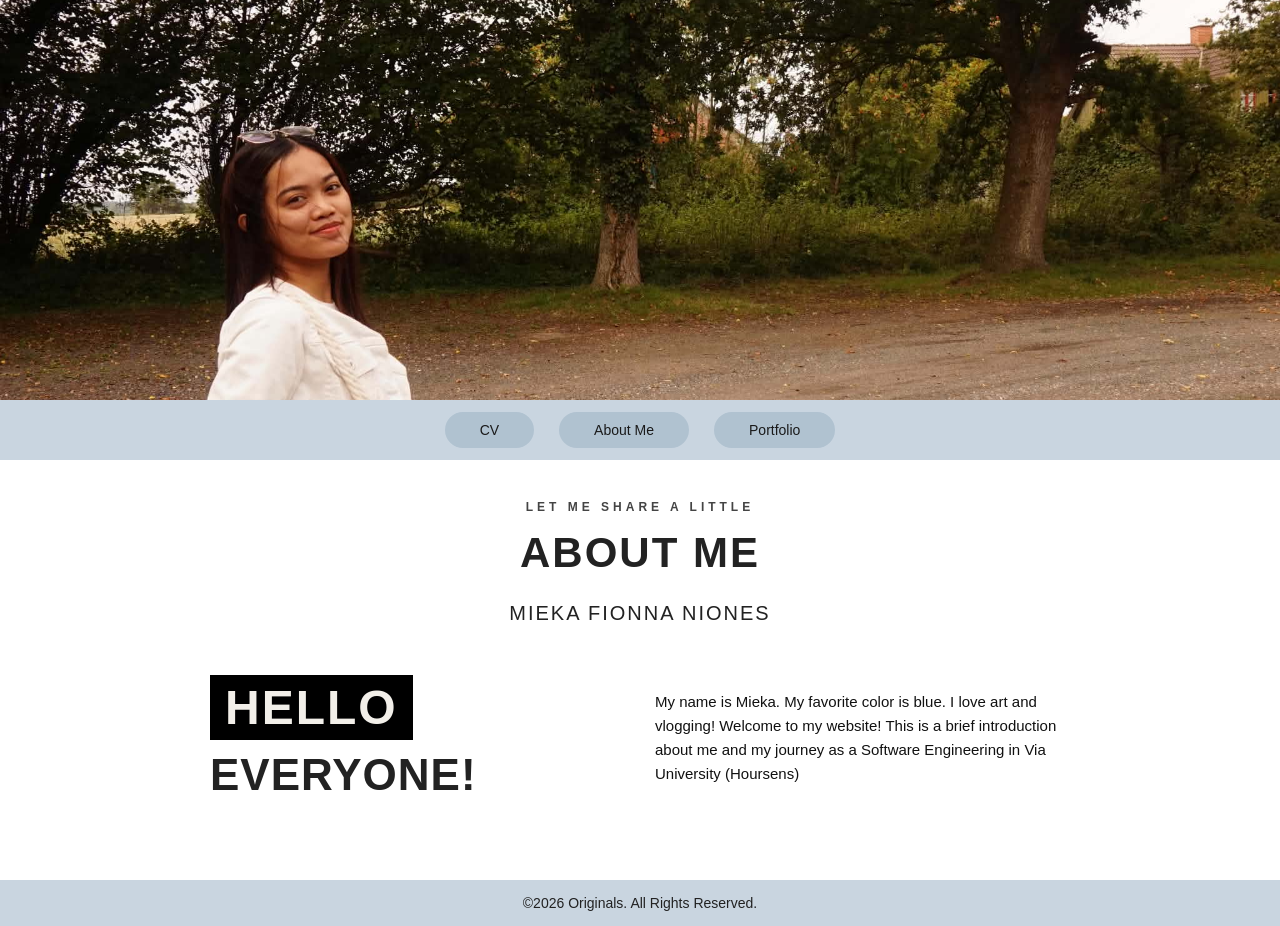
<file: WEB PROJECT/index.html>
<!DOCTYPE html>
<html lang="en">
<head>
  <meta charset="UTF-8">
  <meta name="viewport" content="width=device-width, initial-scale=1.0">
  <link rel="stylesheet" href="style.css">
  <title>Mieka's Website</title>

</head>
<body>
<div class="container">
    <img src="Mieka.jpg" alt="Mieka Fionna Niones" class="mieka-image">

    <div class="divider-bar">
    <nav class="nav-container">
        <a href="cv.html" class="nav-cv">CV</a>
        <a href="about-me.html" class="nav-abm">About Me</a>
        <a href="portfolio.html" class="nav-p">Portfolio</a>
    </nav>
    </div>

    <main class="content-section">
        <p class="top">Let me share a little</p>
        <h1 class="middle">About Me</h1>
        <h2 class="fullname">Mieka Fionna Niones</h2>
        <h1 id="hi">HELLO</h1>
        <h1 id="me">EVERYONE!</h1>
        
        <div class="info">
        <p>My name is Mieka. My favorite color is blue. I love art and vlogging! Welcome to my website! This is a brief introduction about me and my journey as a Software Engineering in Via University (Hoursens)</p>
        </div>  
    </main>

  <footer class="footer-below">
    &copy;2026 Originals. All Rights Reserved.
  </footer>
</div>  
</body>
</html>
</file>
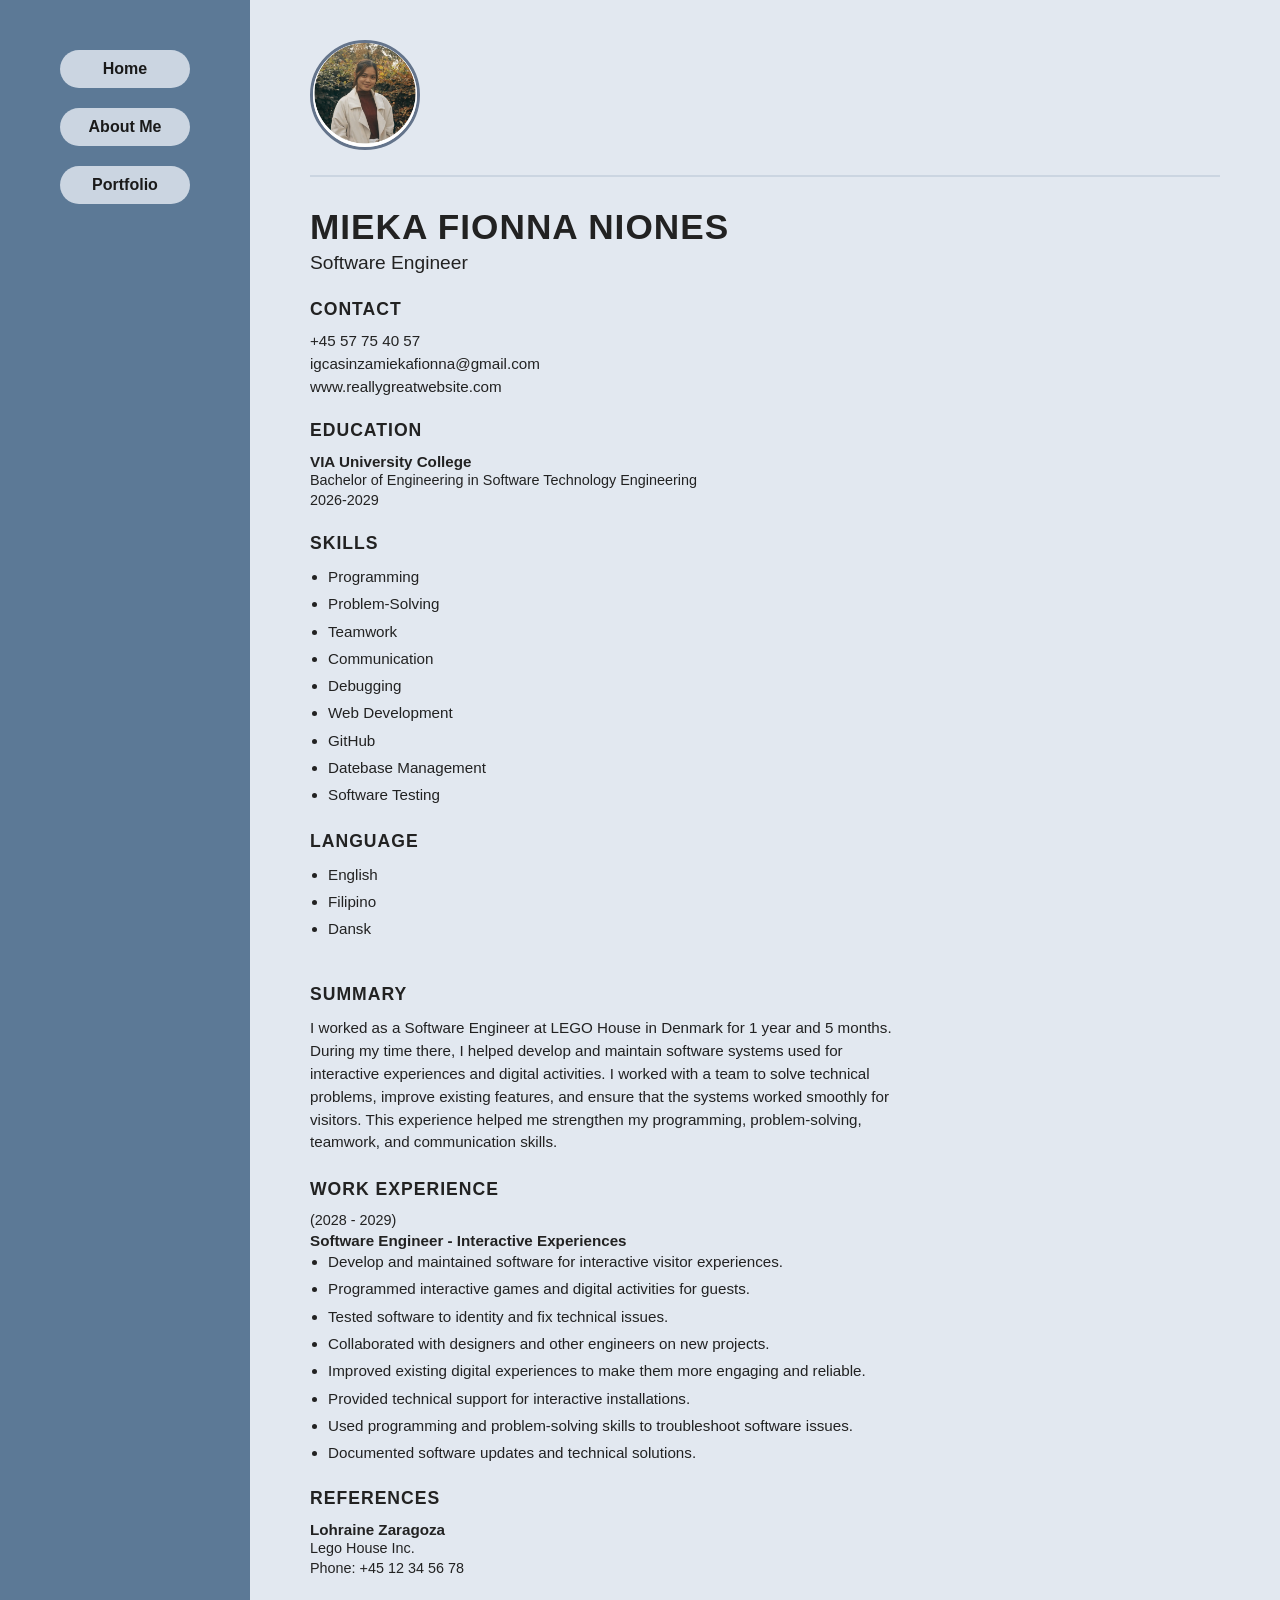
<file: WEB PROJECT/cv.html>
<!DOCTYPE html>
<html lang="en">
    <head>
        <meta charset="UTF-8" />
        <meta name="viewport" content="width=device-width, initial-scale=1" />
        <link rel="stylesheet" href="style.css">
        <title>Fact About Mieka</title>
    </head>

    <body class= "cv-body"> 
        <header>
            <div class="cv-header">
            <nav class="cv-nav">
                <a href="index.html" class="cv-nav-link">Home</a>
                <a href="about-me.html" class="cv-nav-link">About Me</a>
                <a href="portfolio.html" class="cv-nav-link">Portfolio</a>
            </nav>
        </div>    
        </header>

        <main class = "cv-main">
            <div class = "cv-top-main">
                <img src = "Miek.png" alt="Mieka Fionna Niones" class="cv-profile-img">
            </div>

            <div class = "cv-title-group">
                <h1 class="cv-title">MIEKA FIONNA NIONES</h1>
                <p class="cv-subtitle">Software Engineer</p>
            </div>

            <div class = "cv-content-wrapper">
                <div class="cv-left-mian">
                <h2 class="cv-section-title">CONTACT</h2>
                <p class="cv-text">+45 57 75 40 57</p>
                <p class="cv-text">igcasinzamiekafionna@gmail.com</p>
                <p class="cv-text">www.reallygreatwebsite.com</p>

                <h2 class="cv-section-title">EDUCATION</h2>
                <p class="cv-text-bold">VIA University College</p>
                <p class="cv-text-sub">Bachelor of Engineering in Software Technology Engineering</p>
                <p class="cv-text-sub">2026-2029</p>

                <h2 class="cv-section-title">SKILLS</h2>
                <ul class="cv-list">
                    <li>Programming</li>
                    <li>Problem-Solving</li>
                    <li>Teamwork</li>
                    <li>Communication</li>
                    <li>Debugging</li>
                    <li>Web Development</li>
                    <li>GitHub</li>
                    <li>Datebase Management</li>
                    <li>Software Testing</li>
                </ul>

                <h2 class="cv-section-title">LANGUAGE</h2>
                <ul class="cv-list">
                    <li>English</li>
                    <li>Filipino</li>
                    <li>Dansk</li>
                </ul>
                </div>
            </div>

            <div class = "cv-right-main">
                <h2 class="cv-section-title">SUMMARY</h2>
                <p class="cv-summary-text">I worked as a Software Engineer at LEGO House in Denmark for 1 year and 5 months. During my time there, I helped develop and maintain software systems used for interactive experiences and digital activities. I worked with a team to solve technical problems, improve existing features, and ensure that the systems worked smoothly for visitors. This experience helped me strengthen my programming, problem-solving, teamwork, and communication skills.</p>
                
                <h2 class="cv-section-title">WORK EXPERIENCE</h2>
                <p class="cv-text-sub">(2028 - 2029)</p>
                <p class="cv-text-bold">Software Engineer - Interactive Experiences</p>
                <ul class="cv-list">
                    <li>Develop and maintained software for interactive visitor experiences.</li>
                    <li>Programmed interactive games and digital activities for guests.</li>
                    <li>Tested software to identity and fix technical issues.</li>
                    <li>Collaborated with designers and other engineers on new projects.</li>
                    <li>Improved existing digital experiences to make them more engaging and reliable.</li>
                    <li>Provided technical support for interactive installations.</li>
                    <li>Used programming and problem-solving skills to troubleshoot software issues.</li>
                    <li>Documented software updates and technical solutions.</li>
                </ul>

                <h2 class="cv-section-title">REFERENCES</h2>
                <div class="cv-references">
                        <div class="cv-ref-item">
                            <p class="cv-text-bold">Lohraine Zaragoza</p>
                            <p class="cv-text-sub">Lego House Inc.</p>
                            <p class="cv-text-sub">Phone: +45 12 34 56 78</p>
                        </div>
                </div>            
            </div>
        </main>
    </body>
</html>
</file>
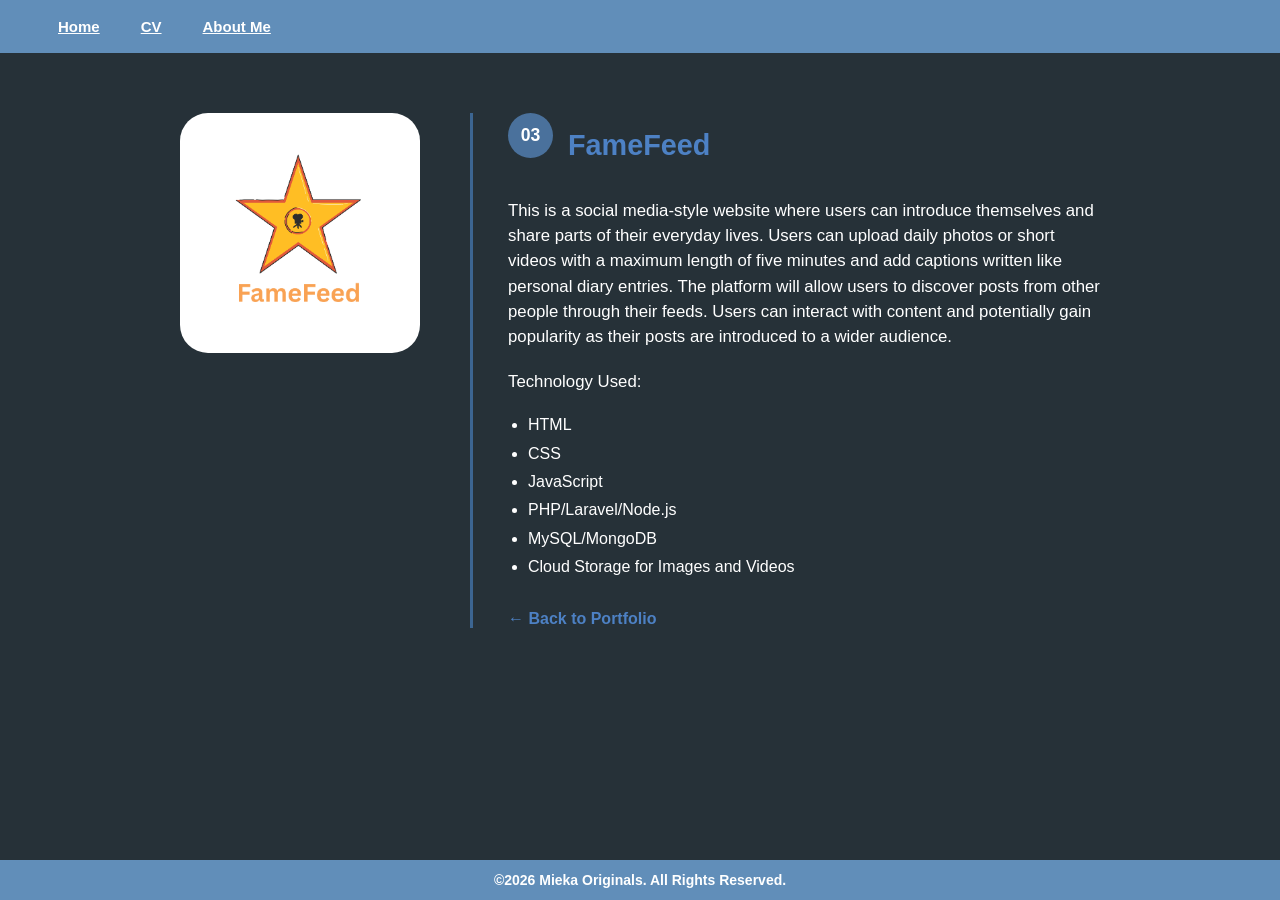
<file: WEB PROJECT/famefeed.html>
<!DOCTYPE html>
<html lang = "en">
    <head>
        <meta charset="UTF-8" />
        <meta name="viewport" content="width=device-width, initial-scale=1" />
        <link rel="stylesheet" href="style.css">
        <title>Mieka's Website</title>
    </head>

    <body>
    <div class = "portfolio">  

        <header class = "fact-page-header">
        <nav>
            <div class = "nav-links">
                 <a href="index.html">Home</a>
                 <a href = "cv.html">CV</a>
                 <a href = "about-me.html">About Me</a>
            </div>
        </nav>
        </header>

        <main class="project-main">
            <img src="fame-feed.png" alt="FameFeed Logo">

            <div class="project-details">
                <div class="header-container">
                    <p class="pro">03</p>
                    <h2>FameFeed</h2>
                </div>
                
                <p>This is a social media-style website where users can introduce themselves and share parts of their everyday lives. Users can upload daily photos or short videos with a maximum length of five minutes and add captions written like personal diary entries. The platform will allow users to discover posts from other people through their feeds. Users can interact with content and potentially gain popularity as their posts are introduced to a wider audience.</p>
                <p class="tech-title">Technology Used:</p>

            <ul>
                <li>HTML</li>
                <li>CSS</li>
                <li>JavaScript</li>
                <li>PHP/Laravel/Node.js</li>
                <li>MySQL/MongoDB</li>
                <li>Cloud Storage for Images and Videos</li>
            </ul>

            <a href="portfolio.html" class="back-link">&larr; Back to Portfolio</a>
        </main>

        <footer class = "fact-page-footer">
            &copy;2026 Mieka Originals. All Rights Reserved.
        </footer>

    </div>
    </body>
</html>
</file>
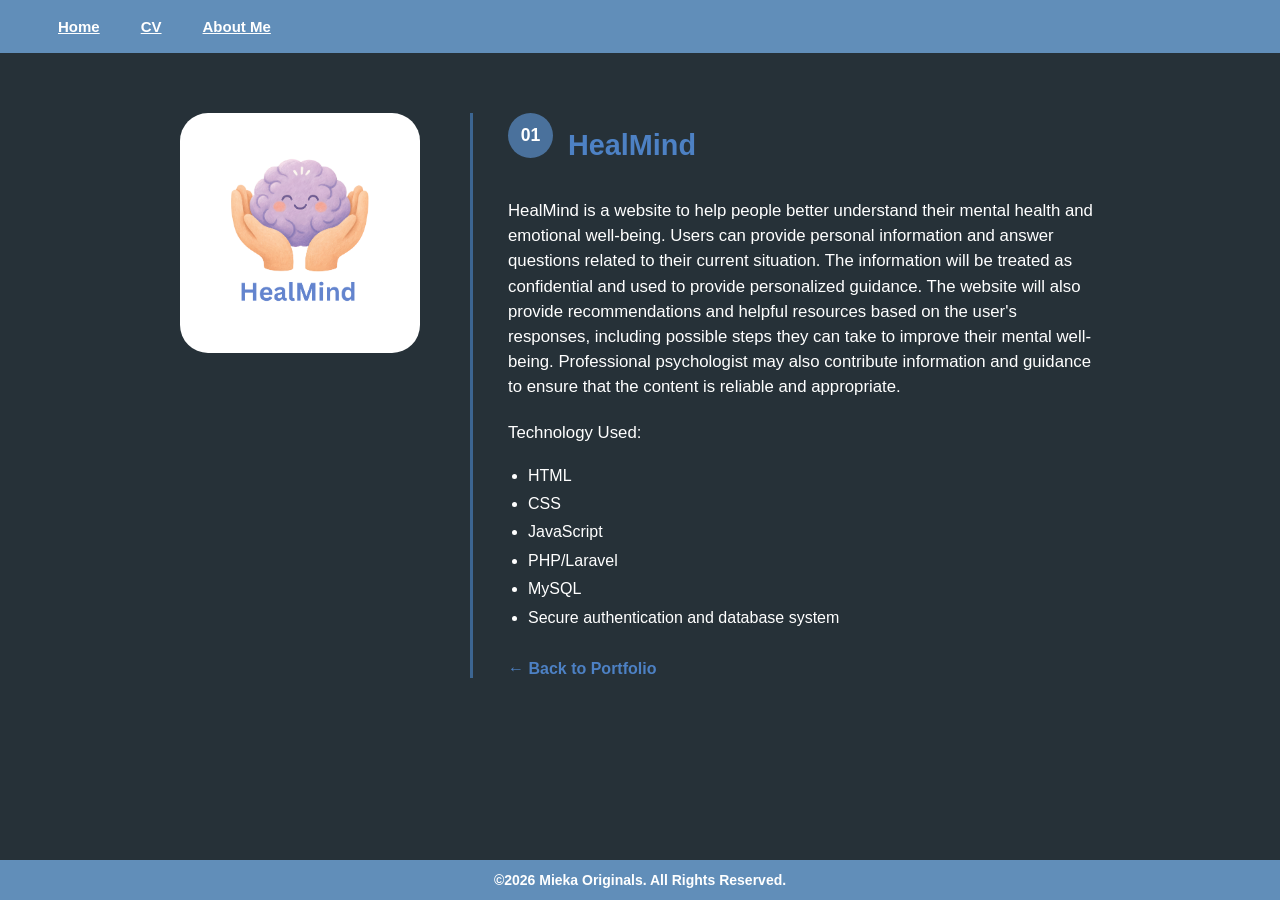
<file: WEB PROJECT/healmind.html>
<!DOCTYPE html>
<html lang = "en">
    <head>
        <meta charset="UTF-8" />
        <meta name="viewport" content="width=device-width, initial-scale=1" />
        <link rel="stylesheet" href="style.css">
        <title>Mieka's Website</title>
    </head>

    <body>
    <div class = "portfolio">  

        <header class = "fact-page-header">
        <nav>
            <div class = "nav-links">
                 <a href="index.html">Home</a>
                 <a href = "cv.html">CV</a>
                 <a href = "about-me.html">About Me</a>
            </div>
        </nav>
        </header>

        <main class="project-main">
            <img src="heal-mind.png" alt="HealMind Logo">

            <div class="project-details">
                <div class="header-container">
                    <p class="pro">01</p>
                    <h2>HealMind</h2>
                </div>
                
                <p>HealMind is a website to help people better understand their mental health and emotional well-being. Users can provide personal information and answer questions related to their current situation. The information will be treated as confidential and used to provide personalized guidance. The website will also provide recommendations and helpful resources based on the user's responses, including possible steps they can take to improve their mental well-being. Professional psychologist may also contribute information and guidance to ensure that the content is reliable and appropriate.</p>
            
                <p class="tech-title">Technology Used:</p>

            <ul>
                <li>HTML</li>
                <li>CSS</li>
                <li>JavaScript</li>
                <li>PHP/Laravel</li>
                <li>MySQL</li>
                <li>Secure authentication and database system</li>
            </ul>

            <a href="portfolio.html" class="back-link">&larr; Back to Portfolio</a>
            </div>
            
        </main>

        <footer class = "fact-page-footer">
            &copy;2026 Mieka Originals. All Rights Reserved.
        </footer>

    </div>
    </body>
</html>
</file>
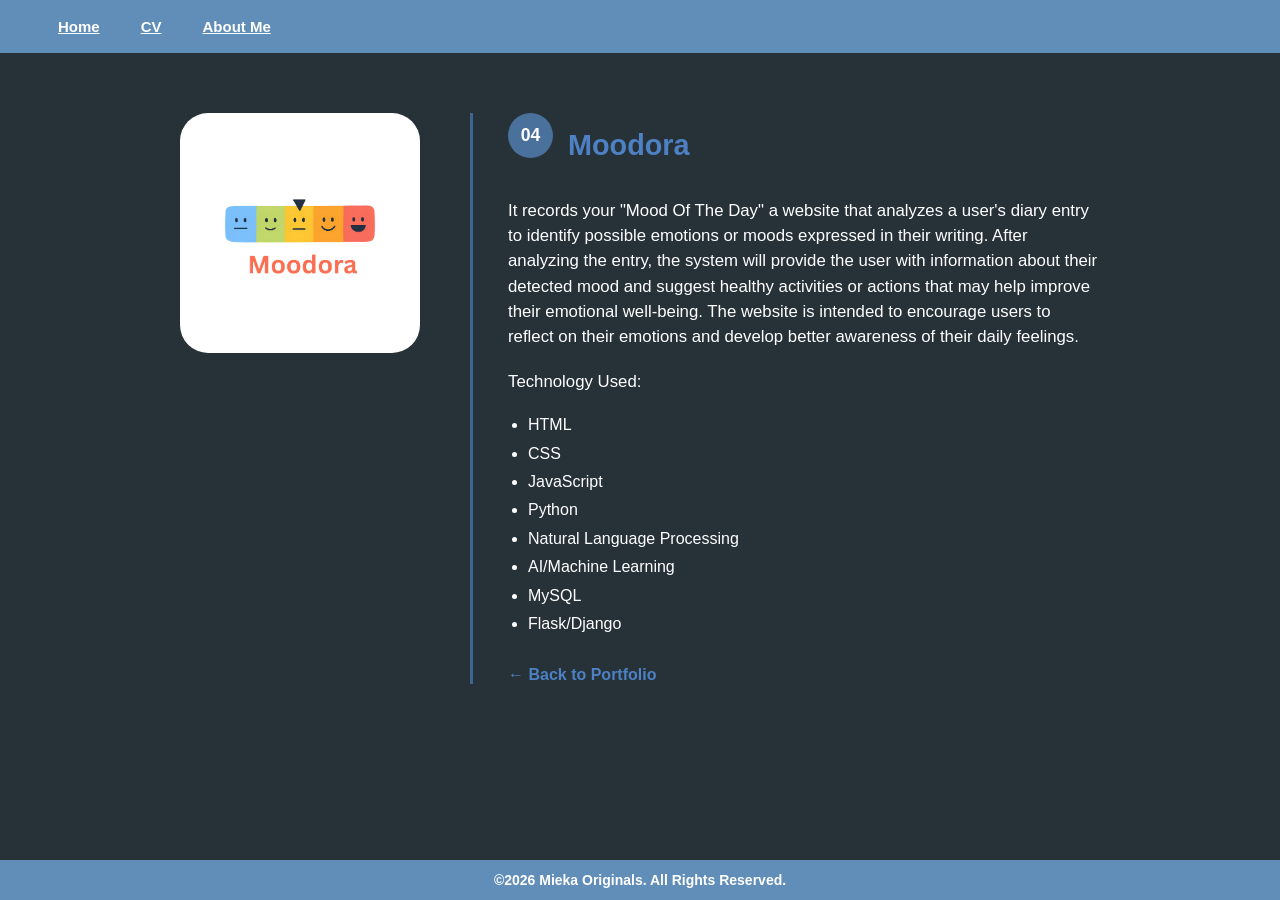
<file: WEB PROJECT/moodora.html>
<!DOCTYPE html>
<html lang = "en">
    <head>
        <meta charset="UTF-8" />
        <meta name="viewport" content="width=device-width, initial-scale=1" />
        <link rel="stylesheet" href="style.css">
        <title>Mieka's Website</title>
    </head>

    <body>
    <div class = "portfolio">  

        <header class = "fact-page-header">
        <nav>
            <div class = "nav-links">
                 <a href="index.html">Home</a>
                 <a href = "cv.html">CV</a>
                 <a href = "about-me.html">About Me</a>
            </div>
        </nav>
        </header>

        <main class="project-main">
            <img src="moodora.png" alt="Moodora Logo">

            <div class="project-details">
                <div class="header-container">
                    <p class="pro">04</p>
                    <h2>Moodora</h2>
                </div>
                
                <p>It records your "Mood Of The Day" a website that analyzes a user's diary entry to identify possible emotions or moods expressed in their writing. After analyzing the entry, the system will provide the user with information about their detected mood and suggest healthy activities or actions that may help improve their emotional well-being. The website is intended to encourage users to reflect on their emotions and develop better awareness of their daily feelings.</p>
                <p class="tech-title">Technology Used:</p>

            <ul>
                <li>HTML</li>
                <li>CSS</li>
                <li>JavaScript</li>
                <li>Python</li>
                <li>Natural Language Processing</li>
                <li>AI/Machine Learning</li>
                <li>MySQL</li>
                <li>Flask/Django</li>
            </ul>

            <a href="portfolio.html" class="back-link">&larr; Back to Portfolio</a>
        </main>

        <footer class = "fact-page-footer">
            &copy;2026 Mieka Originals. All Rights Reserved.
        </footer>

    </div>
    </body>
</html>
</file>
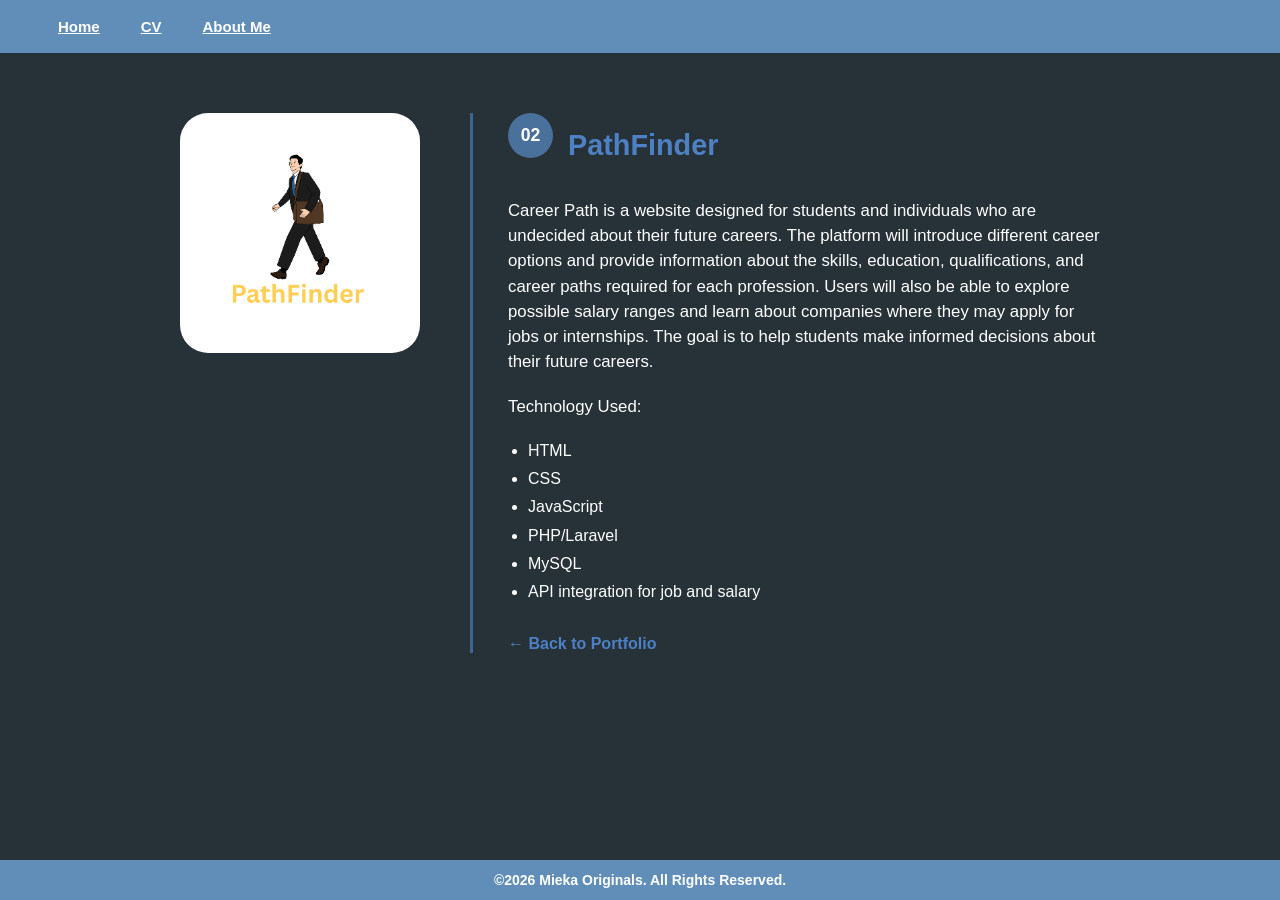
<file: WEB PROJECT/pathfinder.html>
<!DOCTYPE html>
<html lang = "en">
    <head>
        <meta charset="UTF-8" />
        <meta name="viewport" content="width=device-width, initial-scale=1" />
        <link rel="stylesheet" href="style.css">
        <title>Mieka's Website</title>
    </head>

    <body>
    <div class = "portfolio">  

        <header class = "fact-page-header">
        <nav>
            <div class = "nav-links">
                 <a href="index.html">Home</a>
                 <a href = "cv.html">CV</a>
                 <a href = "about-me.html">About Me</a>
            </div>
        </nav>
        </header>

        <main class="project-main">
            <img src="path-finder.png" alt="PathFinder Logo">

            <div class="project-details">
                <div class="header-container">
                    <p class="pro">02</p>
                    <h2>PathFinder</h2>
                </div>
                
                <p>Career Path is a website designed for students and individuals who are undecided about their future careers. The platform will introduce different career options and provide information about the skills, education, qualifications, and career paths required for each profession. Users will also be able to explore possible salary ranges and learn about companies where they may apply for jobs or internships. The goal is to help students make informed decisions about their future careers.</p>
            
                <p class="tech-title">Technology Used:</p>

            <ul>
                <li>HTML</li>
                <li>CSS</li>
                <li>JavaScript</li>
                <li>PHP/Laravel</li>
                <li>MySQL</li>
                <li>API integration for job and salary</li>
            </ul>

            <a href="portfolio.html" class="back-link">&larr; Back to Portfolio</a>
        </main>

        <footer class = "fact-page-footer">
            &copy;2026 Mieka Originals. All Rights Reserved.
        </footer>

    </div>
    </body>
</html>
</file>
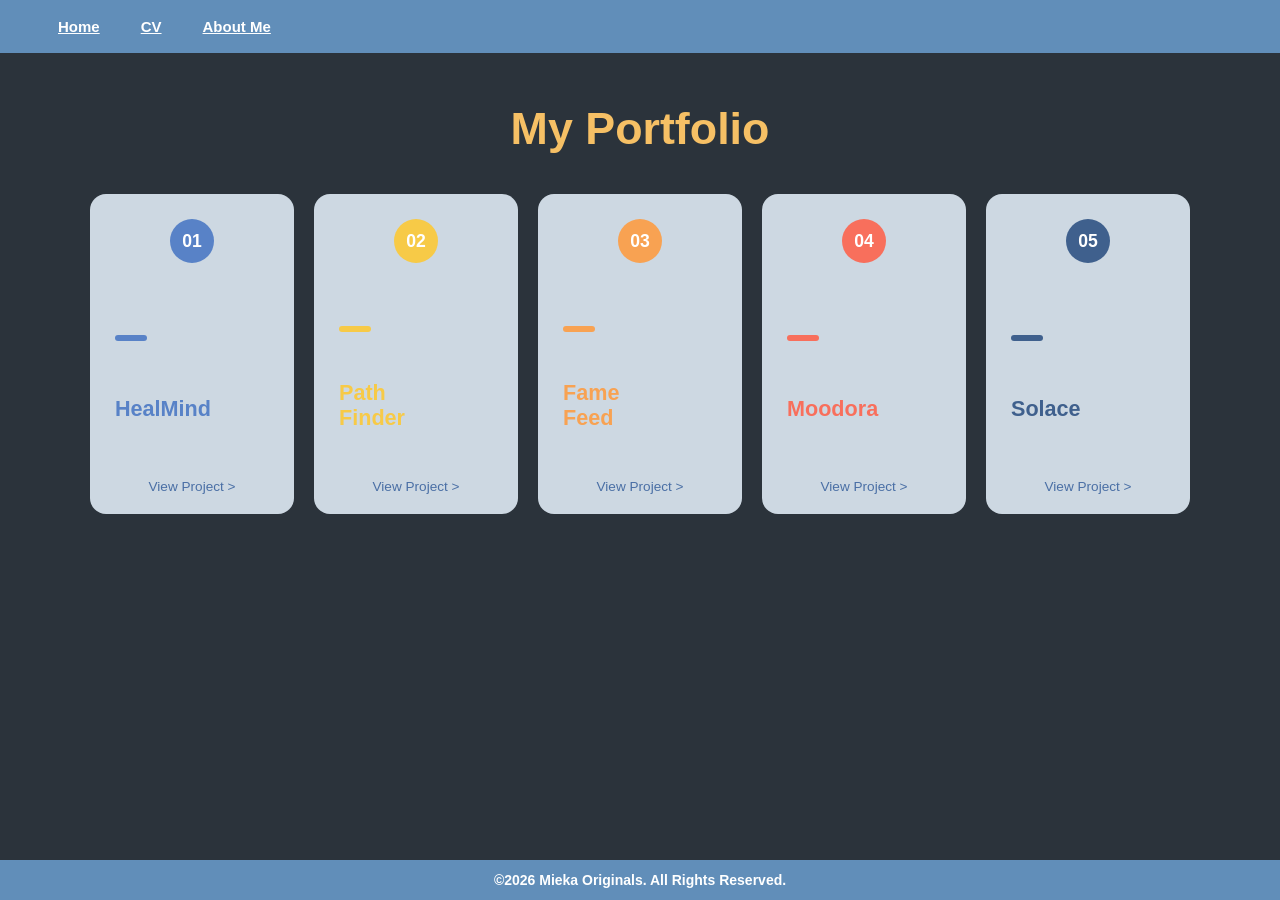
<file: WEB PROJECT/portfolio.html>
<!DOCTYPE html>
<html lang = "en">
    <head>
        <meta charset="UTF-8" />
        <meta name="viewport" content="width=device-width, initial-scale=1" />
        <link rel="stylesheet" href="style.css">
        <title>Mieka's Website</title>
    </head>

    <body>
    <div class = "port-body">  

        <header class = "fact-page-header">
        <nav>
            <div class = "nav-links">
            <a href="index.html">Home</a>
            <a href = "cv.html">CV</a>
            <a href = "about-me.html">About Me</a>
            </div>
        </nav>
        </header>

        <main class = "port-main">
            <h1 id = "port-h1">My Portfolio</h1>

            <div class = "portfolio-container">
                <div class = "project-card card-1">
                <p class = "port-number">01</p>
                <span class = "card-line"></span>
                <p class = "port-p">HealMind</p>
                <a href = "healmind.html">View Project &gt;</a>
            </div>    

            <div class = "project-card card-2">
                <p class = "port-number">02</p>
                <span class = "card-line"></span>
                <p class = "port-p">Path<br>Finder</p>
                <a href = "pathfinder.html">View Project &gt;</a>
            </div>

            <div class = "project-card card-3">
                <p class = "port-number">03</p>
                <span class = "card-line"></span>
                <p class = "port-p">Fame<br>Feed</p>
                <a href = "famefeed.html">View Project &gt;</a>
            </div>    

            <div class = "project-card card-4">
                <p class="port-number">04</p>
                <span class="card-line"></span>
                <p class="port-p">Moodora</p>
                <a href = "moodora.html">View Project &gt;</a>
            </div>

            <div class = "project-card card-5">
                <p class="port-number">05</p>
                <span class="card-line"></span>
                <p class="port-p">Solace</p>
                <a href = "solace.html">View Project &gt;</a>
            </div>
        </main>

        <footer class = "fact-page-footer">
            &copy;2026 Mieka Originals. All Rights Reserved.
        </footer>

    </div>      
    </body>
</html>
</file>
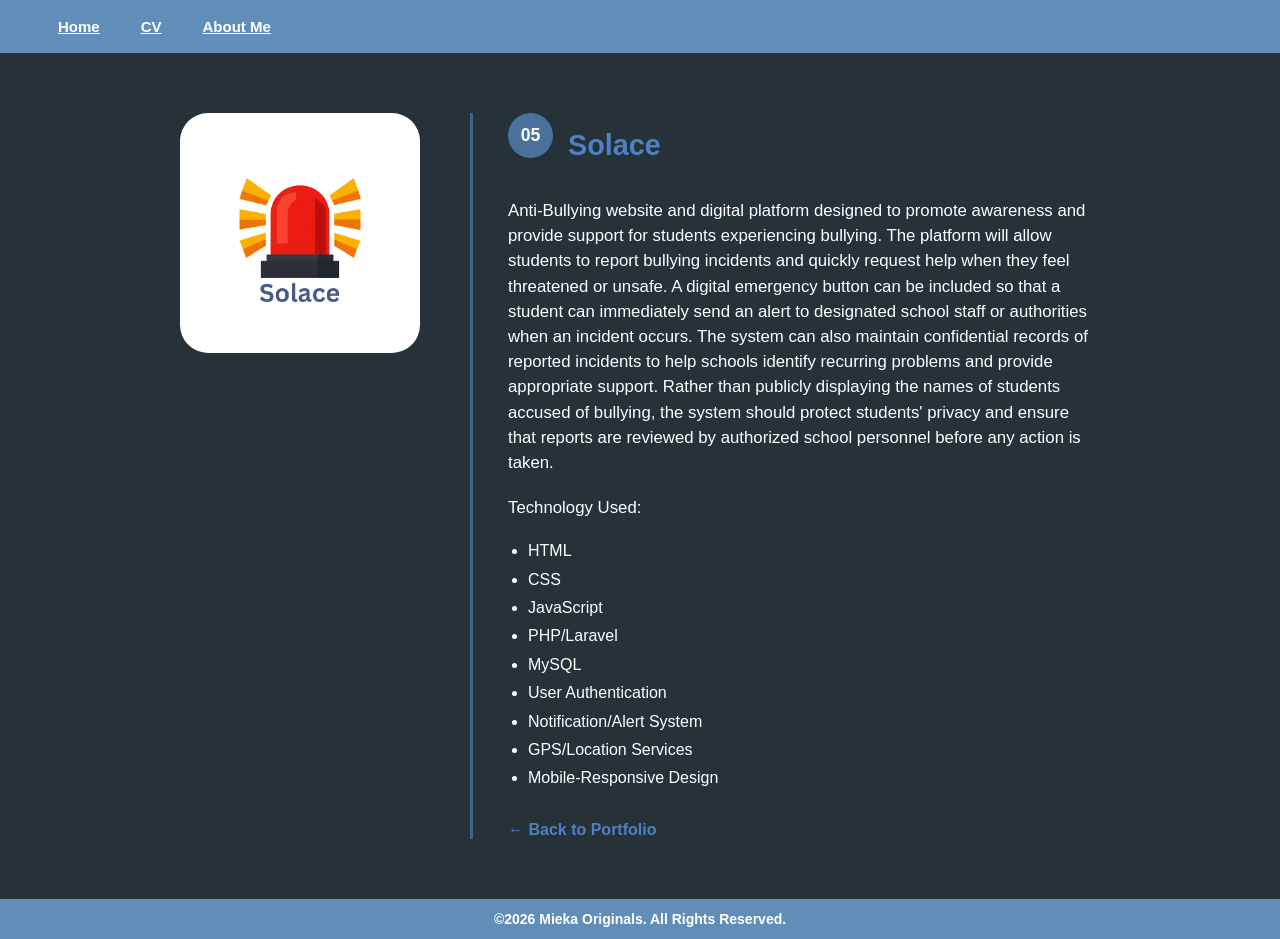
<file: WEB PROJECT/solace.html>
<!DOCTYPE html>
<html lang = "en">
    <head>
        <meta charset="UTF-8" />
        <meta name="viewport" content="width=device-width, initial-scale=1" />
        <link rel="stylesheet" href="style.css">
        <title>Mieka's Website</title>
    </head>

    <body>
    <div class = "portfolio">  

        <header class = "fact-page-header">
        <nav>
            <div class = "nav-links">
                 <a href="index.html">Home</a>
                 <a href = "cv.html">CV</a>
                 <a href = "about-me.html">About Me</a>
            </div>
        </nav>
        </header>

        <main class="project-main">
            <img src="solace.png" alt="Solace Logo">

            <div class="project-details">
                <div class="header-container">
                    <p class="pro">05</p>
                    <h2>Solace</h2>
                </div>
                
                <p>Anti-Bullying website and digital platform designed to promote awareness and provide support for students experiencing bullying. The platform will allow students to report bullying incidents and quickly request help when they feel threatened or unsafe. A digital emergency button can be included so that a student can immediately send an alert to designated school staff or authorities when an incident occurs. The system can also maintain confidential records of reported incidents to help schools identify recurring problems and provide appropriate support. Rather than publicly displaying the names of students accused of bullying, the system should protect students' privacy and ensure that reports are reviewed by authorized school personnel before any action is taken.</p>
                <p class="tech-title">Technology Used:</p>

            <ul>
                <li>HTML</li>
                <li>CSS</li>
                <li>JavaScript</li>
                <li>PHP/Laravel</li>
                <li>MySQL</li>
                <li>User Authentication</li>
                <li>Notification/Alert System</li>
                <li>GPS/Location Services</li>
                <li>Mobile-Responsive Design</li>
            </ul>

            <a href="portfolio.html" class="back-link">&larr; Back to Portfolio</a>
        </main>

        <footer class = "fact-page-footer">
            &copy;2026 Mieka Originals. All Rights Reserved.
        </footer>

    </div>
    </body>
</html>
</file>
<file: WEB PROJECT/style.css>
* {
  box-sizing: border-box;
  margin: 0;
  padding: 0;
}

body {
  font-family: 'Arial', sans-serif;
  color: #222222;
  background-color: #ffffff;
  overflow-x: hidden;
}

.container {
  width: 100%;
}

.mieka-image {
  width: 100%;
  max-height: 400px;
  object-fit: cover;
  display: block;
}

.divider-bar {
  background-color: #c9d5e0;
  padding: 12px 0;
  width: 100%;
}

.nav-container {
  display: flex;
  justify-content: center;
  gap: 25px;
  flex-wrap: wrap;
}

.nav-container a {
  text-decoration: none;
  color: #1a1a1a;
  background-color: #b0c2d0;
  padding: 10px 35px;
  border-radius: 20px;
  font-size: 14px;
  font-weight: 500;
  transition: background-color 0.2s;
}

.nav-container a:hover {
  background-color: rgb(44, 44, 137);
  color: white;
}

.content-section {
  max-width: 900px;
  margin: 0 auto;
  padding: 40px 20px;
  display: grid;
  grid-template-columns: 1fr 1fr;
  grid-template-areas:
    "top top"
    "middle middle"
    "fullname fullname"
    "hello info"
    "everyone info";
  align-items: center;
  gap: 10px 30px;
}

.top {
  grid-area: top;
  text-align: center;
  text-transform: uppercase;
  letter-spacing: 4px;
  font-size: 12px;
  font-weight: bold;
  color: #444444;
  margin-bottom: 5px;
}

.middle {
  grid-area: middle;
  text-align: center;
  font-size: 42px;
  font-weight: 900;
  letter-spacing: 2px;
  margin-bottom: 15px;
  text-transform: uppercase;
}

.fullname {
  grid-area: fullname;
  text-align: center;
  font-size: 20px;
  font-weight: normal;
  letter-spacing: 2px;
  margin-bottom: 40px;
  text-transform: uppercase;
}

#hi {
  grid-area: hello;
  background-color: #000000;
  color: #f2efe9;
  font-size: 48px;
  font-weight: 900;
  padding: 5px 15px;
  display: inline-block;
  letter-spacing: 2px;
  width: fit-content;
}

#me {
  grid-area: everyone;
  font-size: 44px;
  font-weight: 900;
  letter-spacing: 1px;
}

.info {
  grid-area: info;
  font-size: 15px;
  line-height: 1.6;
  color: #111111;
}

.footer-below {
  background-color: #c9d5e0;
  padding: 15px 0;
  font-size: 14px;
  color: #222222;
  margin-top: 40px;
  width: 100%;
  text-align: center;
}

/* about me */
.fact-page-header {
  background-color: #618eb9;
  padding: 10px 50px;
}

.fact-page-header nav {
  display: flex;
  align-items: center;
  justify-content: space-between;
}

.nav-links {
  display: flex;
  gap: 25px;
}

.fact-page-header nav a {
  color: white;
  text-decoration: underline;
  font-size: 15px;
  font-weight: bold;
  padding: 8px;
}

.fact-page-header nav a:hover {
  background-color: #063867;
}

.about-mieks {
  display: flex;
  width: 100%;
  background-image: url(my.png);
  background-size: cover;
  background-position: center;
}

.left {
  background-color: rgba(150, 166, 232, 0.5);
  width: 40%;
  padding: 30px;
  text-align: center;
  display: flex;
  flex-direction: column;
  align-items: center;
}

.left h2 {
  font-size: 20px;
  margin-bottom: 15px;
  letter-spacing: 1px;
}

.left p {
  font-size: 16px;
  line-height: 1.6;
  margin-bottom: 6px;
  width: 100%;
  text-align: left;
}

.right {
  width: 60%;
  padding: 40px 60px;
  text-align: center;
}

#fun {
  background-color: black;
  color: white;
  display: inline-block;
  padding: 4px 12px;
  font-size: 32px;
  letter-spacing: 2px;
  margin-bottom: 5px;
}

.right h1:not(#fun) {
  font-size: 32px;
  letter-spacing: 2px;
  margin-bottom: 20px;
}

.right table {
  margin: 0 auto 30px auto;
  border-collapse: collapse;
  text-align: left;
}

.right table tr th {
  font-weight: normal;
  font-size: 16px;
  padding: 4px 0;
  display: block;
}

.right table tr th::before {
  content: "• ";
  font-weight: bold;
  margin-right: 5px;
}

.right h2 {
  font-size: 16px;
  font-weight: bold;
  margin-top: 25px;
  margin-bottom: 10px;
}

.right p {
  font-size: 14px;
  line-height: 1.5;
  max-width: 600px;
  margin: 0 auto 15px auto;
}

.fact-page-footer {
  background-color: #618eb9;
  color: white;
  text-align: center;
  padding: 12px;
  font-size: 14px;
  font-weight: bold;
}

/* cv part */
.cv-body {
  display: flex;
  flex-direction: column;
  min-height: 100vh;
  margin: 0;
  padding: 0;
  font-family: Arial, Helvetica, sans-serif;
  background-color: #5c7996;
}

.cv-header {
  position: absolute;
  top: 50px;
  left: 0;
  width: 250px;
  z-index: 10;
}

.cv-nav {
  display: flex;
  flex-direction: column;
  align-items: center;
  gap: 20px;
}

.cv-nav-link {
  display: block;
  width: 130px;
  padding: 10px 0;
  text-align: center;
  text-decoration: none;
  color: #1a1a1a;
  background-color: #cbd5e1;
  border-radius: 25px;
  font-size: 1rem;
  font-weight: bold;
}

.cv-nav-link nav a {
  text-decoration: underline;
  font-size: 15px;
  font-weight: bold;
  padding: 8px;
}

.cv-nav a:hover{
    background-color: rgb(44, 44, 137);
    color: white;
}    

.cv-main {
  flex: 1;
  margin-left: 250px;
  background-color: #e2e8f0;
  padding: 40px 60px;
  display: flex;
  flex-direction: column;
}

.cv-top-main {
  display: flex;
  align-items: center;
  gap: 30px;
  padding-bottom: 25px;
  border-bottom: 2px solid #cbd5e1;
  margin-bottom: 30px;
}

.cv-profile-img {
  width: 110px;
  height: 110px;
  border-radius: 50%;
  object-fit: cover;
  border: 3px solid #64748b;
}

.cv-title-group {
  display: flex;
  flex-direction: column;
}

.cv-title {
  font-size: 2.2rem;
  font-weight: 800;
  letter-spacing: 1px;
  margin: 0;
}

.cv-subtitle {
  font-size: 1.2rem;
  margin-top: 5px;
}

.cv-content-wrapper {
  display: flex;
  gap: 60px;
  flex: 1;
}

.cv-left-main {
  width: 35%;
}

.cv-right-main {
  width: 65%;
}

.cv-section-title {
  font-size: 1.1rem;
  font-weight: 800;
  letter-spacing: 1px;
  margin-top: 25px;
  margin-bottom: 12px;
}

.cv-text {
  font-size: 0.95rem;
  margin-bottom: 6px;
}

.cv-text-bold {
  font-size: 0.95rem;
  font-weight: bold;
  margin-bottom: 2px;
}

.cv-text-sub {
  font-size: 0.9rem;
  margin-bottom: 4px;
}

.cv-summary-text {
  font-size: 0.95rem;
  line-height: 1.5;
  margin-bottom: 20px;
}

.cv-list {
  margin: 0;
  padding-left: 18px;
  margin-bottom: 20px;
}

.cv-list li {
  font-size: 0.95rem;
  margin-bottom: 6px;
  line-height: 1.4;
}

/* portfolio part */

.port-body {
  margin: 0;
  padding: 0;
  font-family: 'Segoe UI', Tahoma, Geneva, Verdana, sans-serif;
  background-color: #2b333b;
  color: #ffffff;
  min-height: 100vh;
  display: flex;
  flex-direction: column;
}

.port-main {
  flex: 1;
  display: flex;
  flex-direction: column;
  align-items: center;
  padding: 40px 20px;
}

#port-h1 {
  color: #f6c065;
  font-size: 2.8rem;
  font-weight: bold;
  margin-bottom: 40px;
  margin-top: 10px;
}

.portfolio-container {
  display: grid;
  grid-template-columns: repeat(auto-fit, minmax(170px, 1fr));
  justify-content: center;
  gap: 20px;
  width: 100%;
  max-width: 1100px;
}

.project-card {
  background-color: #cdd8e2;
  border-radius: 16px;
  height: 320px;
  padding: 25px 15px 20px 15px;
  box-sizing: border-box;
  display: flex;
  flex-direction: column;
  align-items: center;
  justify-content: space-between;
}

.port-number {
  margin: 0;
  width: 44px;
  height: 44px;
  border-radius: 50%;
  display: flex;
  align-items: center;
  justify-content: center;
  color: #ffffff;
  font-weight: bold;
  font-size: 1.1rem;
}

.card-line {
  width: 32px;
  height: 6px;
  border-radius: 3px;
  margin-top: 15px;
  align-self: flex-start;
  margin-left: 10px;
}

.port-p {
  font-size: 1.35rem;
  font-weight: 800;
  margin: 0;
  align-self: flex-start;
  margin-left: 10px;
  line-height: 1.15;
}

.project-card a {
  color: #4a6fa5;
  text-decoration: none;
  font-size: 0.85rem;
  font-weight: 500;
}

.project-card a:hover {
  text-decoration: underline;
}

.card-1 .port-number, .card-1 .card-line { 
    background-color: #5882c7; 
}

.card-1 .port-p { 
    color: #5882c7; 
}

.card-2 .port-number, .card-2 .card-line { 
    background-color: #f7ca47; 
}

.card-2 .port-p { 
    color: #f7ca47; 
}

.card-3 .port-number, .card-3 .card-line { 
    background-color: #f8a252; 
}

.card-3 .port-p { 
    color: #f8a252; 
}

.card-4 .port-number, .card-4 .card-line { 
    background-color: #f86f5c; 
}

.card-4 .port-p { 
    color: #f86f5c; 
}

.card-5 .port-number, .card-5 .card-line { 
    background-color: #3f608d; 
}

.card-5 .port-p { 
    color: #3f608d; 
}

.portfolio {
  background-color: #263138;
  color: #ffffff;
  font-family: Arial, sans-serif;
  margin: 0;
  padding: 0;
  min-height: 100vh;
  display: flex;
  flex-direction: column;
}

.project-main {
  display: flex;
  flex-direction: row;
  justify-content: center;
  align-items: flex-start;
  padding: 60px 40px;
  gap: 50px;
  max-width: 1000px;
  margin: 0 auto;
  flex: 1;
}

.project-main img {
  width: 240px;
  height: 240px;
  object-fit: contain;
  background-color: #ffffff;
  border-radius: 28px;
  padding: 20px;
  flex-shrink: 0;
}

.project-details {
  border-left: 3px solid #3c6591;
  padding-left: 35px;
  display: flex;
  flex-direction: column;
}

.project-details .header-container {
  display: flex;
  align-items: center;
  margin-bottom: 20px;
}

.header-container .pro {
  display: inline-flex;
  justify-content: center;
  align-items: center;
  background-color: #4a719c;
  color: #ffffff;
  font-weight: bold;
  width: 45px;
  height: 45px;
  border-radius: 50%;
  margin-right: 15px;
  font-size: 1.1rem;
  flex-shrink: 0;
}

.header-container h2 {
  color: #4d81c4;
  font-size: 1.8rem;
  margin: 0;
  font-weight: bold;
}

.project-details p {
  line-height: 1.5;
  font-size: 1.05rem;
  color: #ffffff;
  margin-bottom: 20px;
}

.project-details ul {
  padding-left: 20px;
}

.project-details li {
  margin-bottom: 6px;
  line-height: 1.4;
}

.back-link {
  display: inline-block;
  margin-top: 25px;
  color: #4d81c4;
  text-decoration: none;
  font-weight: bold;
  font-size: 1rem;
}

.back-link:hover {
  color: #ffffff;
  text-decoration: underline;
}

/* media queries */

@media screen and (max-width: 1024px) {
  .cv-main {
    margin-left: 200px;
    padding: 30px 40px;
  }

  .cv-header {
    width: 200px;
  }

  .portfolio-container {
    grid-template-columns: repeat(3, 1fr);
  }
}

@media screen and (max-width: 768px) {
  /* Index Layout Adjustments */
  .content-section {
    grid-template-columns: 1fr;
    grid-template-areas:
      "top"
      "middle"
      "fullname"
      "hello"
      "everyone"
      "info";
    text-align: center;
  }

  #hi {
    margin: 0 auto;
  }

  /* About Me Layout Adjustments */
  .about-mieks {
    flex-direction: column;
  }

  .left, .right {
    width: 100%;
    padding: 30px 20px;
  }

  /* CV Page Adjustments */
  .cv-body {
    flex-direction: column;
  }

  .cv-header {
    position: relative;
    top: 0;
    width: 100%;
    background-color: #5c7996;
    padding: 15px 0;
  }

  .cv-nav {
    flex-direction: row;
    justify-content: center;
  }

  .cv-main {
    margin-left: 0;
    padding: 20px;
  }

  .cv-content-wrapper {
    flex-direction: column;
    gap: 20px;
  }

  .cv-left-main, .cv-right-main {
    width: 100%;
  }

  /* Portfolio Layout Adjustments */
  .portfolio-container {
    grid-template-columns: repeat(2, 1fr);
  }

  .project-main {
    flex-direction: column;
    align-items: center;
    padding: 30px 20px;
  }

  .project-details {
    border-left: none;
    border-top: 3px solid #3c6591;
    padding-left: 0;
    padding-top: 20px;
  }
}

@media screen and (max-width: 375px) {
  .fact-page-header nav {
    flex-direction: column;
    gap: 10px;
    text-align: center;
  }


  .nav-container {
    flex-direction: column;
    align-items: center;
    gap: 10px;
  }

  .nav-container a {
    width: 80%;
    text-align: center;
  }

  .middle {
    font-size: 28px;
  }

  #hi {
    font-size: 32px;
  }

  #me {
    font-size: 28px;
  }

  .cv-top-main {
    flex-direction: column;
    text-align: center;
  }

  .cv-title {
    font-size: 1.5rem;
  }

  .portfolio-container {
    grid-template-columns: 1fr;
  }

  .project-main img {
    width: 180px;
    height: 180px;
  }
}
</file>
